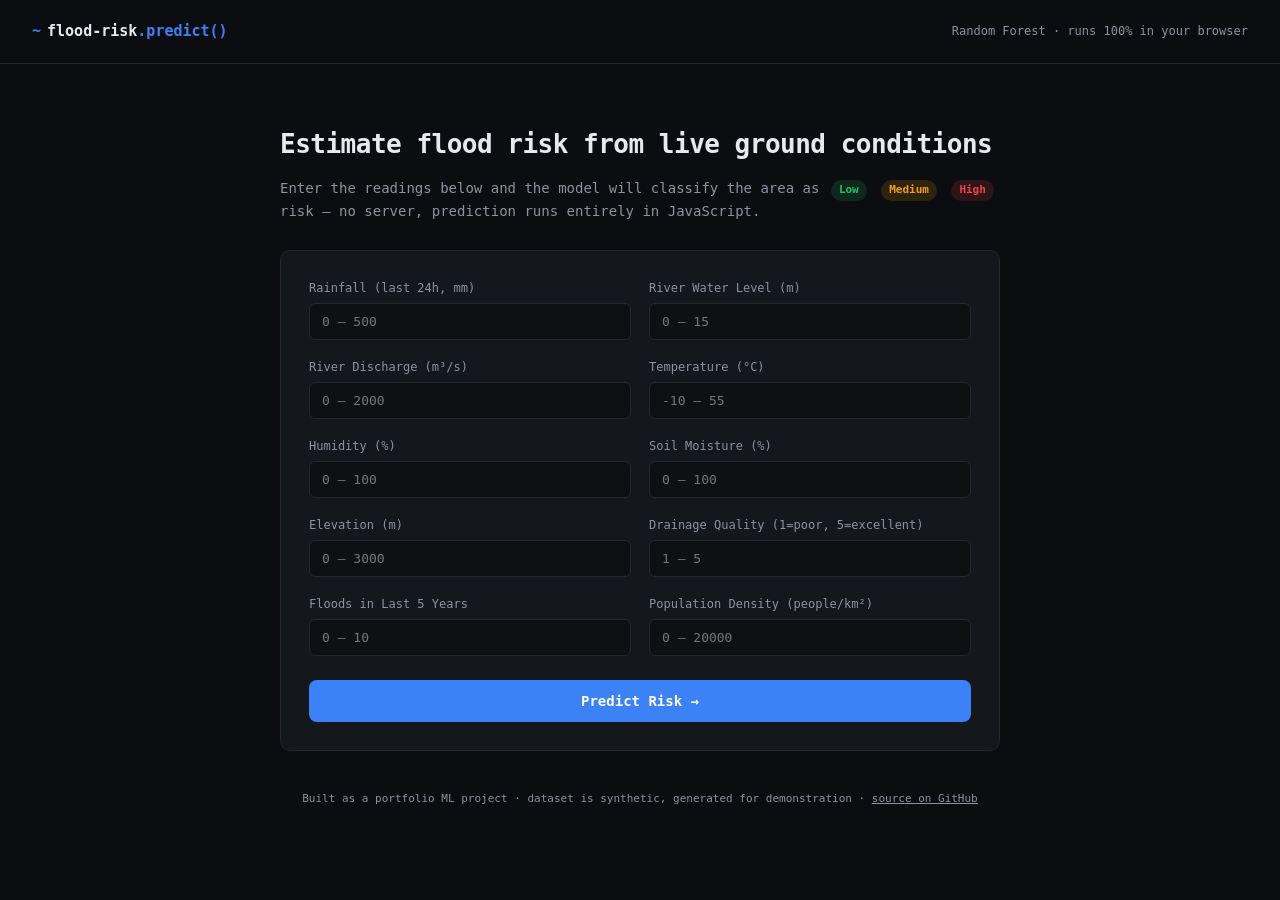
<file: docs/index.html>
<!DOCTYPE html>
<html lang="en">
<head>
<meta charset="UTF-8">
<meta name="viewport" content="width=device-width, initial-scale=1.0">
<title>Flood Risk Prediction</title>
<link rel="icon" href="data:image/svg+xml,%3Csvg xmlns='http://www.w3.org/2000/svg' viewBox='0 0 100 100'%3E%3Ctext y='.9em' font-size='90'%3E%F0%9F%8C%8A%3C/text%3E%3C/svg%3E">
<link rel="stylesheet" href="style.css">
</head>
<body>

  <header class="topbar">
    <div class="brand">
      <span class="brand-mark">~</span>
      <span>flood-risk<span class="accent">.predict()</span></span>
    </div>
    <span class="tag">Random Forest · runs 100% in your browser</span>
  </header>

  <main class="wrap">
    <section class="intro" id="intro-section">
      <h1>Estimate flood risk from live ground conditions</h1>
      <p>Enter the readings below and the model will classify the area as
        <span class="pill low">Low</span>
        <span class="pill medium">Medium</span>
        <span class="pill high">High</span> risk — no server, prediction runs
        entirely in JavaScript.</p>
    </section>

    <div id="error-box" class="alert" style="display:none;"></div>

    <form class="card form-grid" id="predict-form">
      <div class="field">
        <label for="rainfall_mm">Rainfall (last 24h, mm)</label>
        <input type="number" step="any" id="rainfall_mm" min="0" max="500" placeholder="0 – 500" required>
      </div>
      <div class="field">
        <label for="water_level_m">River Water Level (m)</label>
        <input type="number" step="any" id="water_level_m" min="0" max="15" placeholder="0 – 15" required>
      </div>
      <div class="field">
        <label for="river_discharge_cms">River Discharge (m³/s)</label>
        <input type="number" step="any" id="river_discharge_cms" min="0" max="2000" placeholder="0 – 2000" required>
      </div>
      <div class="field">
        <label for="temperature_c">Temperature (°C)</label>
        <input type="number" step="any" id="temperature_c" min="-10" max="55" placeholder="-10 – 55" required>
      </div>
      <div class="field">
        <label for="humidity_pct">Humidity (%)</label>
        <input type="number" step="any" id="humidity_pct" min="0" max="100" placeholder="0 – 100" required>
      </div>
      <div class="field">
        <label for="soil_moisture_pct">Soil Moisture (%)</label>
        <input type="number" step="any" id="soil_moisture_pct" min="0" max="100" placeholder="0 – 100" required>
      </div>
      <div class="field">
        <label for="elevation_m">Elevation (m)</label>
        <input type="number" step="any" id="elevation_m" min="0" max="3000" placeholder="0 – 3000" required>
      </div>
      <div class="field">
        <label for="drainage_quality">Drainage Quality (1=poor, 5=excellent)</label>
        <input type="number" step="1" id="drainage_quality" min="1" max="5" placeholder="1 – 5" required>
      </div>
      <div class="field">
        <label for="historical_floods_5yr">Floods in Last 5 Years</label>
        <input type="number" step="1" id="historical_floods_5yr" min="0" max="10" placeholder="0 – 10" required>
      </div>
      <div class="field">
        <label for="population_density">Population Density (people/km²)</label>
        <input type="number" step="any" id="population_density" min="0" max="20000" placeholder="0 – 20000" required>
      </div>

      <button type="submit" class="submit-btn">Predict Risk →</button>
    </form>

    <section class="result-card" id="result-card" style="display:none;">
      <span class="risk-label">Predicted Risk</span>
      <h1 class="risk-value" id="risk-value">—</h1>
      <span class="confidence" id="confidence-text">—</span>

      <div class="prob-bars" id="prob-bars"></div>
    </section>

    <div class="actions" id="result-actions" style="display:none;">
      <button class="submit-btn" onclick="window.print()">Download / Print Report</button>
      <button class="submit-btn ghost" id="reset-btn">Run Another Prediction</button>
    </div>

    <footer class="foot">
      Built as a portfolio ML project · dataset is synthetic, generated for demonstration ·
      <a href="https://github.com/harviesharma05-tech/flood-risk-prediction" style="color:inherit;">source on GitHub</a>
    </footer>
  </main>

  <script src="model.js"></script>
  <script src="script.js"></script>
</body>
</html>
</file>
<file: docs/style.css>
:root {
  --bg: #0b0d10;
  --surface: #14171c;
  --border: #23272e;
  --text: #e6e9ee;
  --muted: #8b93a1;
  --accent: #3b82f6;
  --low: #22c55e;
  --medium: #f59e0b;
  --high: #ef4444;
}

* { box-sizing: border-box; }

body {
  margin: 0;
  background: var(--bg);
  color: var(--text);
  font-family: "JetBrains Mono", "Space Grotesk", ui-monospace, monospace;
  line-height: 1.5;
}

.topbar {
  display: flex;
  justify-content: space-between;
  align-items: center;
  padding: 20px 32px;
  border-bottom: 1px solid var(--border);
}

.brand { font-size: 15px; font-weight: 600; display: flex; gap: 6px; align-items: center; }
.brand-mark { color: var(--accent); }
.accent { color: var(--accent); }

.tag { color: var(--muted); font-size: 12px; }
.tag.link { text-decoration: none; }
.tag.link:hover { color: var(--text); }

.wrap { max-width: 760px; margin: 0 auto; padding: 40px 20px 80px; }

.intro h1 { font-size: 26px; margin-bottom: 8px; letter-spacing: -0.5px; }
.intro p { color: var(--muted); font-size: 14px; }

.pill {
  display: inline-block;
  padding: 2px 8px;
  border-radius: 20px;
  font-size: 11px;
  margin: 0 3px;
  font-weight: 600;
}
.pill.low { background: rgba(34,197,94,0.15); color: var(--low); }
.pill.medium { background: rgba(245,158,11,0.15); color: var(--medium); }
.pill.high { background: rgba(239,68,68,0.15); color: var(--high); }

.card {
  background: var(--surface);
  border: 1px solid var(--border);
  border-radius: 10px;
  padding: 28px;
  margin-top: 28px;
}

.alert {
  margin-top: 20px;
  padding: 12px 16px;
  border-radius: 8px;
  background: rgba(239,68,68,0.12);
  border: 1px solid rgba(239,68,68,0.35);
  color: #fca5a5;
  font-size: 13px;
}

.form-grid {
  display: grid;
  grid-template-columns: 1fr 1fr;
  gap: 18px;
}

.field { display: flex; flex-direction: column; gap: 6px; }
.field label { font-size: 12px; color: var(--muted); }
.field input {
  background: #0e1114;
  border: 1px solid var(--border);
  color: var(--text);
  padding: 10px 12px;
  border-radius: 6px;
  font-family: inherit;
  font-size: 13px;
}
.field input:focus { outline: none; border-color: var(--accent); }

.submit-btn {
  grid-column: 1 / -1;
  background: var(--accent);
  color: #fff;
  border: none;
  padding: 13px;
  border-radius: 8px;
  font-family: inherit;
  font-weight: 600;
  font-size: 14px;
  cursor: pointer;
  margin-top: 6px;
  text-align: center;
  text-decoration: none;
  display: inline-block;
}
.submit-btn:hover { opacity: 0.9; }
.submit-btn.ghost {
  background: transparent;
  border: 1px solid var(--border);
  color: var(--text);
}

.foot {
  margin-top: 40px;
  color: var(--muted);
  font-size: 11px;
  text-align: center;
}

/* Result page */
.result-card {
  background: var(--surface);
  border: 1px solid var(--border);
  border-left: 4px solid var(--risk-color, var(--accent));
  border-radius: 10px;
  padding: 32px;
  text-align: center;
}
.risk-label { color: var(--muted); font-size: 12px; text-transform: uppercase; letter-spacing: 1px; }
.risk-value { font-size: 42px; margin: 6px 0; color: var(--risk-color); }
.confidence { color: var(--muted); font-size: 13px; }

.prob-bars { margin-top: 24px; display: flex; flex-direction: column; gap: 10px; text-align: left; }
.prob-row { display: flex; align-items: center; gap: 10px; font-size: 12px; }
.prob-name { width: 60px; color: var(--muted); }
.prob-track { flex: 1; height: 8px; background: #0e1114; border-radius: 6px; overflow: hidden; }
.prob-fill { height: 100%; background: var(--accent); }
.prob-pct { width: 40px; text-align: right; color: var(--muted); }

.section-title { font-size: 14px; color: var(--muted); margin: 0 0 16px; text-transform: uppercase; letter-spacing: 1px; }

.snapshot-grid { display: grid; grid-template-columns: 1fr 1fr; gap: 14px; }
.snap-item { display: flex; flex-direction: column; gap: 3px; }
.snap-label { font-size: 11px; color: var(--muted); }
.snap-value { font-size: 14px; }

.actions { display: flex; gap: 12px; margin-top: 24px; }
.actions .submit-btn { flex: 1; margin-top: 0; }

@media (max-width: 600px) {
  .form-grid, .snapshot-grid { grid-template-columns: 1fr; }
}
</file>
